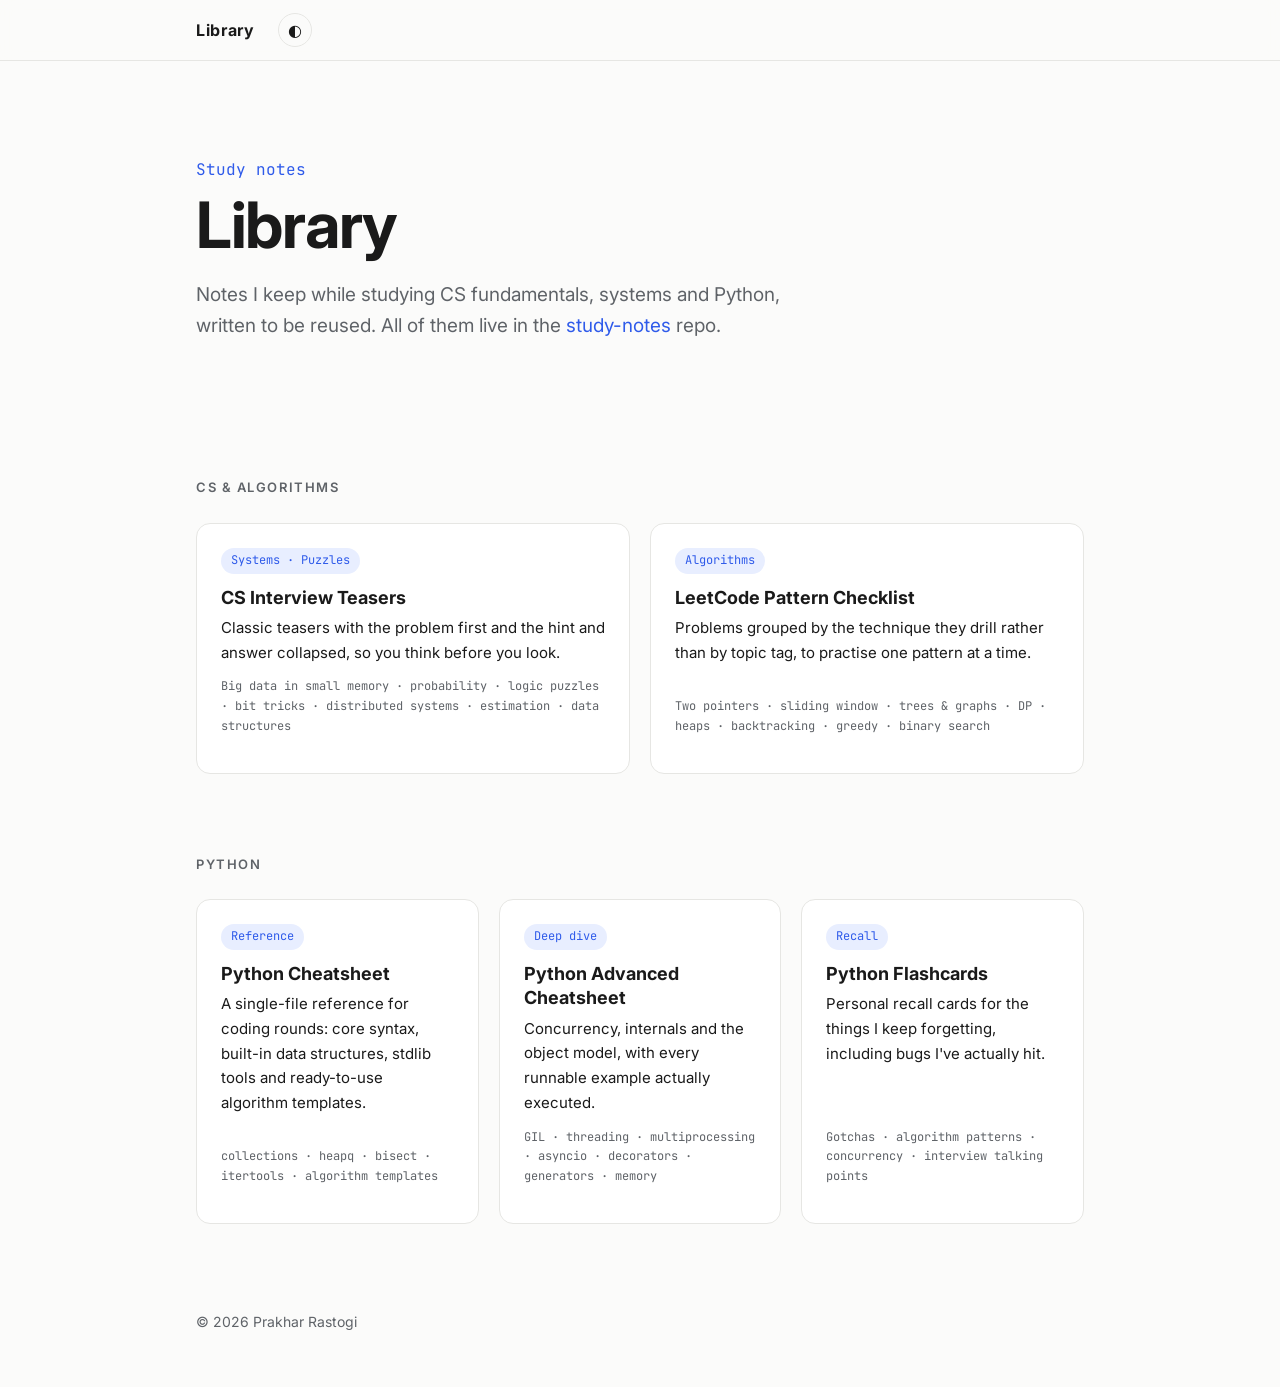
<file: index.html>
<!doctype html>
<html lang="en">
<head>
  <meta charset="utf-8" />
  <meta name="viewport" content="width=device-width, initial-scale=1" />
  <meta name="robots" content="noindex, nofollow" />
  <title>Study Library</title>
  <link rel="icon" href="assets/favicon.svg" type="image/svg+xml" />
  <link rel="preconnect" href="https://fonts.googleapis.com" />
  <link rel="preconnect" href="https://fonts.gstatic.com" crossorigin />
  <link href="https://fonts.googleapis.com/css2?family=Inter:wght@400;500;600;700&family=JetBrains+Mono:wght@400;500&display=swap" rel="stylesheet" />
  <link rel="stylesheet" href="styles.css" />
  <script>
    // Apply saved theme before paint to avoid a flash.
    try {
      const t = localStorage.getItem("theme");
      if (t) document.documentElement.dataset.theme = t;
    } catch (e) {}
  </script>
</head>
<body>
  <header class="nav">
    <div class="wrap nav-inner">
      <a href="#top" class="logo">Library</a>
      <button id="theme-toggle" class="icon-btn" aria-label="Toggle color theme">◐</button>
    </div>
  </header>

  <main id="top">
    <section class="hero wrap">
      <p class="eyebrow">Study notes</p>
      <h1>Library</h1>
      <p class="lead">
        Notes I keep while studying CS fundamentals, systems and Python, written to be reused.
        All of them live in the <a href="https://github.com/prakhar-iit/study-notes" target="_blank" rel="noopener">study-notes</a> repo.
      </p>
    </section>

    <section class="wrap section">
      <h2>CS &amp; algorithms</h2>
      <div class="cards">
        <a class="card" href="note.html?n=teasers">
          <p class="tag">Systems · Puzzles</p>
          <h3>CS Interview Teasers</h3>
          <p>Classic teasers with the problem first and the hint and answer collapsed, so you think before you look.</p>
          <p class="stack">Big data in small memory · probability · logic puzzles · bit tricks · distributed systems · estimation · data structures</p>
        </a>
        <a class="card" href="note.html?n=patterns">
          <p class="tag">Algorithms</p>
          <h3>LeetCode Pattern Checklist</h3>
          <p>Problems grouped by the technique they drill rather than by topic tag, to practise one pattern at a time.</p>
          <p class="stack">Two pointers · sliding window · trees &amp; graphs · DP · heaps · backtracking · greedy · binary search</p>
        </a>
      </div>
    </section>

    <section class="wrap section">
      <h2>Python</h2>
      <div class="cards">
        <a class="card" href="note.html?n=python">
          <p class="tag">Reference</p>
          <h3>Python Cheatsheet</h3>
          <p>A single-file reference for coding rounds: core syntax, built-in data structures, stdlib tools and ready-to-use algorithm templates.</p>
          <p class="stack">collections · heapq · bisect · itertools · algorithm templates</p>
        </a>
        <a class="card" href="note.html?n=python-advanced">
          <p class="tag">Deep dive</p>
          <h3>Python Advanced Cheatsheet</h3>
          <p>Concurrency, internals and the object model, with every runnable example actually executed.</p>
          <p class="stack">GIL · threading · multiprocessing · asyncio · decorators · generators · memory</p>
        </a>
        <a class="card" href="note.html?n=flashcards">
          <p class="tag">Recall</p>
          <h3>Python Flashcards</h3>
          <p>Personal recall cards for the things I keep forgetting, including bugs I've actually hit.</p>
          <p class="stack">Gotchas · algorithm patterns · concurrency · interview talking points</p>
        </a>
      </div>
    </section>
  </main>

  <footer class="wrap footer">
    <p>© <span id="year"></span> Prakhar Rastogi</p>
  </footer>

  <script src="script.js"></script>
</body>
</html>
</file>
<file: styles.css>
:root {
  --bg: #fbfbfa;
  --surface: #ffffff;
  --text: #1a1a1a;
  --muted: #5f6368;
  --border: #e6e6e3;
  --accent: #2f5bea;
  --accent-soft: #e8eeff;
  --radius: 14px;
  --max: 920px;
}

@media (prefers-color-scheme: dark) {
  :root:not([data-theme="light"]) {
    --bg: #0f1115;
    --surface: #171a21;
    --text: #e8e9ec;
    --muted: #9aa0aa;
    --border: #262a33;
    --accent: #7c9bff;
    --accent-soft: #1d2540;
  }
}
:root[data-theme="dark"] {
  --bg: #0f1115;
  --surface: #171a21;
  --text: #e8e9ec;
  --muted: #9aa0aa;
  --border: #262a33;
  --accent: #7c9bff;
  --accent-soft: #1d2540;
}

* { box-sizing: border-box; }
html { scroll-behavior: smooth; scroll-padding-top: 72px; }
body {
  margin: 0;
  background: var(--bg);
  color: var(--text);
  font: 16px/1.65 "Inter", system-ui, -apple-system, sans-serif;
  -webkit-font-smoothing: antialiased;
}
a { color: var(--accent); text-decoration: none; }
a:hover { text-decoration: underline; }

.wrap { max-width: var(--max); margin: 0 auto; padding: 0 16px; }

/* Nav */
.nav {
  position: sticky; top: 0; z-index: 10;
  background: color-mix(in srgb, var(--bg) 85%, transparent);
  backdrop-filter: blur(10px);
  border-bottom: 1px solid var(--border);
}
.nav-inner { display: flex; align-items: center; gap: 24px; height: 60px; }
.logo { font-weight: 700; color: var(--text); letter-spacing: 0.04em; }
.nav nav { display: flex; gap: 20px; margin-left: auto; }
.nav nav a { color: var(--muted); font-size: 14px; font-weight: 500; }
.nav nav a:hover { color: var(--text); text-decoration: none; }
.icon-btn {
  background: none; border: 1px solid var(--border); color: var(--text);
  width: 34px; height: 34px; border-radius: 50%; cursor: pointer; font-size: 16px;
}

/* Hero */
.hero { padding-top: 96px; padding-bottom: 48px; }
.eyebrow { font-family: "JetBrains Mono", monospace; color: var(--accent); margin: 0 0 8px; }
h1 { font-size: clamp(40px, 7vw, 64px); line-height: 1.05; margin: 0 0 20px; letter-spacing: -0.02em; }
.lead { font-size: 19px; color: var(--muted); max-width: 640px; margin: 0 0 32px; }
.lead strong { color: var(--text); font-weight: 600; }

.cta { display: flex; gap: 12px; flex-wrap: wrap; }
.btn {
  display: inline-block; padding: 10px 18px; border-radius: 999px;
  border: 1px solid var(--border); color: var(--text); font-weight: 500; font-size: 15px;
  background: var(--surface);
}
.btn:hover { text-decoration: none; border-color: var(--accent); }
.btn.primary { background: var(--accent); border-color: var(--accent); color: #fff; }

/* Sections */
.section { padding-top: 56px; padding-bottom: 24px; }
h2 {
  font-size: 13px; text-transform: uppercase; letter-spacing: 0.12em;
  color: var(--muted); font-weight: 600; margin: 0 0 24px;
}
h3 { font-size: 18px; margin: 0 0 6px; line-height: 1.35; }
.meta { color: var(--muted); font-size: 14px; margin: 0; }

.about-grid { display: grid; grid-template-columns: 1.4fr 1fr; gap: 40px; }
.about-grid p { margin-top: 0; }
.skills { list-style: none; padding: 0; margin: 0; display: grid; gap: 14px; font-size: 14px; }
.skills span {
  display: block; font-family: "JetBrains Mono", monospace; font-size: 12px;
  color: var(--accent); margin-bottom: 2px;
}

.job { padding: 20px 0; border-top: 1px solid var(--border); }
.job:first-of-type { border-top: 0; padding-top: 0; }
.job h3 span { color: var(--accent); }
.job ul { margin: 12px 0 0; padding-left: 20px; }
.job li { margin-bottom: 6px; }

.cards { display: grid; grid-template-columns: repeat(auto-fit, minmax(280px, 1fr)); gap: 20px; }
.card {
  display: flex; flex-direction: column;
  background: var(--surface); border: 1px solid var(--border);
  border-radius: var(--radius); padding: 24px; color: var(--text);
  transition: border-color 0.15s, transform 0.15s;
}
.card:hover { border-color: var(--accent); transform: translateY(-2px); text-decoration: none; }
.card p { margin: 0 0 12px; font-size: 15px; }
.tag {
  align-self: flex-start; font-family: "JetBrains Mono", monospace; font-size: 12px !important;
  background: var(--accent-soft); color: var(--accent); padding: 3px 10px; border-radius: 999px;
}
.tag.muted { background: var(--border); color: var(--muted); }
.stats { list-style: none; padding: 0; margin: 4px 0 14px; font-size: 14px; color: var(--muted); }
.stats li { margin-bottom: 6px; }
.stats b { color: var(--text); font-family: "JetBrains Mono", monospace; margin-right: 4px; }
.stack { font-family: "JetBrains Mono", monospace; font-size: 12px !important; color: var(--muted); margin-top: auto !important; }
.link { font-weight: 500; font-size: 15px; }
.case {
  background: var(--surface); border: 1px solid var(--border);
  border-radius: var(--radius); padding: 28px; margin-bottom: 20px;
}
.case .tag { display: inline-block; }
.case h3 { font-size: 21px; margin-top: 10px; }
.case h4 {
  font-size: 13px; text-transform: uppercase; letter-spacing: 0.08em;
  color: var(--muted); margin: 22px 0 8px;
}
.case p { margin: 0 0 8px; }
.case-lead { font-size: 17px; color: var(--muted); }
.case ul { margin: 0; padding-left: 20px; }
.case li { margin-bottom: 8px; }
.case .stack { margin-top: 18px !important; }

.patent p:last-child { color: var(--muted); margin-bottom: 0; }

.section-lead { color: var(--muted); margin: -8px 0 24px; max-width: 640px; }

.edu { display: grid; grid-template-columns: 1fr 1fr; gap: 20px; }

.contact p { color: var(--muted); margin: 0 0 20px; }

.footer { padding-top: 48px; padding-bottom: 40px; color: var(--muted); font-size: 14px; }

@media (max-width: 720px) {
  .nav nav { display: none; }
  .icon-btn { margin-left: auto; }
  .hero { padding-top: 56px; }
  .about-grid, .edu { grid-template-columns: 1fr; gap: 24px; }
}
</file>
